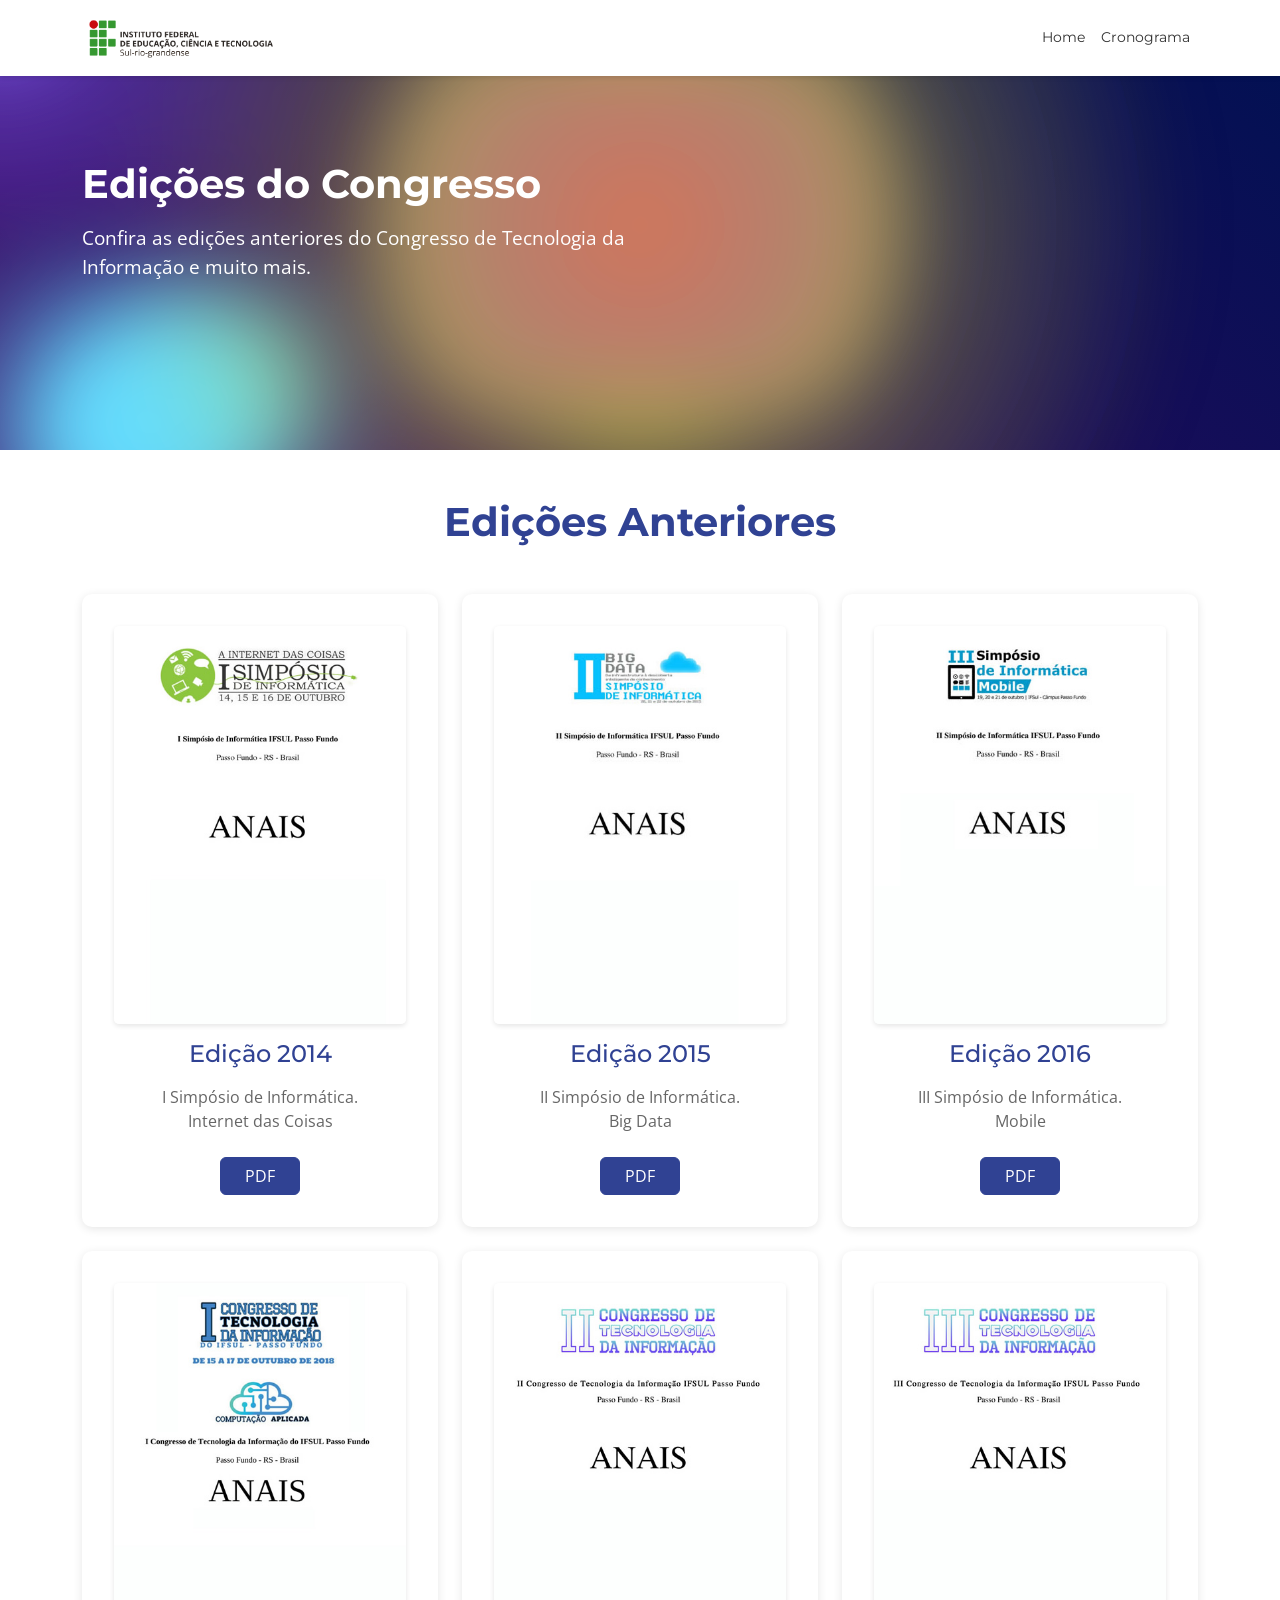
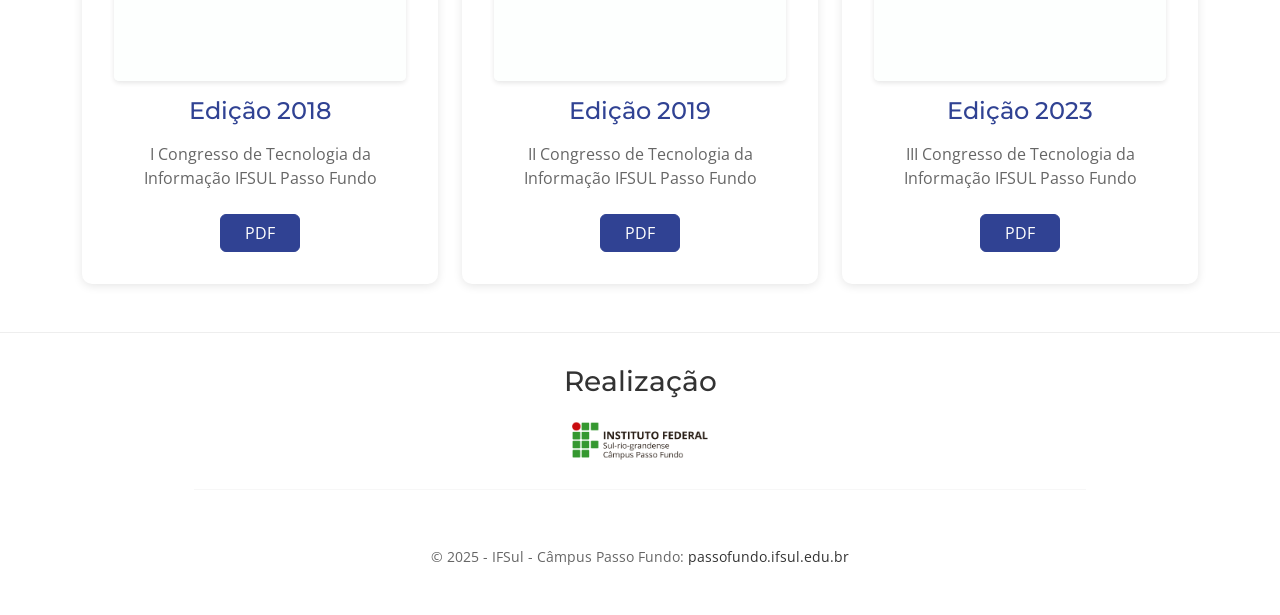
<file: src/edicoes/index.html>
<!DOCTYPE html>
<html lang="pt-br">

<head>
    <meta charset="UTF-8">
    <meta name="viewport" content="width=device-width, initial-scale=1.0">
    <link rel="icon" href="/assets/img/IV.ico">
    <title>IV Congresso de Tecnologia da Informação - IFSul</title>
    <link href="https://fonts.googleapis.com/css2?family=Montserrat:wght@400;700&family=Open+Sans&display=swap"
        rel="stylesheet">
    <link rel="stylesheet" href="https://cdn.jsdelivr.net/npm/bootstrap-icons@1.11.3/font/bootstrap-icons.min.css">
    <link href="https://cdn.jsdelivr.net/npm/bootstrap@5.3.2/dist/css/bootstrap.min.css" rel="stylesheet">
    <link rel="stylesheet" href="../../assets/css/common/header.css">
    <link rel="stylesheet" href="../../assets/css/editions/editions.css">
    <link rel="stylesheet" href="../../assets/css/common/footer.css">
</head>

<body>
    <div id="header-placeholder"></div>
    <script>
        fetch('../header/index.html')
            .then(response => response.text())
            .then(data => {
                document.getElementById('header-placeholder').innerHTML = data;
                ajustarNavbar();
            });

        function ajustarNavbar() {
            let path = window.location.pathname;
            let isHome = path.includes("/home/index.html") || path.endsWith("/home/");

            let navLinks = document.querySelector(".navbar-nav");

            if (!isHome) {
                let homeLink = navLinks.querySelector("a[href='#home']");
                if (homeLink) homeLink.setAttribute("href", "/src/home/index.html");

                let scheduleLink = navLinks.querySelector("a[href='#programacao']");
                if (scheduleLink) scheduleLink.setAttribute("href", "/src/programacao/index.html");

                let contatoLink = navLinks.querySelector("a[href='#contato']");
                if (contatoLink) contatoLink.closest("li").remove();

                let arenaLink = navLinks.querySelector("a[href='#arena']");
                if (arenaLink) arenaLink.setAttribute("href", "../arenagames/index.html");
            }
        }
    </script>
    <main>
        <section id="home" class="main gradient-bg">
            <svg xmlns="http://www.w3.org/2000/svg">
                <defs>
                    <filter id="goo">
                        <feGaussianBlur in="SourceGraphic" stdDeviation="10" result="blur" />
                        <feColorMatrix in="blur" mode="matrix" values="1 0 0 0 0  0 1 0 0 0  0 0 1 0 0  0 0 0 18 -8"
                            result="goo" />
                        <feBlend in="SourceGraphic" in2="goo" />
                    </filter>
                </defs>
            </svg>
            <div class="gradients-container">
                <div class="g1"></div>
                <div class="g2"></div>
                <div class="g3"></div>
                <div class="g4"></div>
                <div class="g5"></div>
                <div class="interactive"></div>
            </div>
            <div class="container">
                <div class="main-content">
                    <h1>Edições do Congresso</h1>
                    <p>Confira as edições anteriores do Congresso de Tecnologia da Informação e muito mais.
                    </p>
                </div>
            </div>
        </section>

        <section class="py-5">
            <div class="container">
                <h2 class="section-title text-center mb-5">Edições Anteriores</h2>

                <div class="row g-4">
                    <div class="col-md-4">
                        <div class="event-card text-center">
                            <img src="../../assets/img/2014.jpg" alt="I Simpósio de Informática" class="img-fluid mb-3">
                            <h3 class="event-title">Edição 2014</h3>
                            <p>I Simpósio de Informática.<br>Internet das Coisas</p>
                            <div class="mt-3">
                                <a href="https://congressoti.passofundo.ifsul.edu.br/flipbook/anais/2014/pdf/anais.pdf"
                                    class="btn btn-primary px-4" target="_blank" rel="noopener noreferrer">PDF</a>
                            </div>
                        </div>
                    </div>

                    <div class="col-md-4">
                        <div class="event-card text-center">
                            <img src="../../assets/img/2015.jpg" alt="II Simpósio de Informática"
                                class="img-fluid mb-3">
                            <h3 class="event-title">Edição 2015</h3>
                            <p>II Simpósio de Informática.<br>Big Data</p>
                            <div class="mt-3">
                                <a href="https://congressoti.passofundo.ifsul.edu.br/flipbook/anais/2015/pdf/anais.pdf"
                                    class="btn btn-primary px-4" target="_blank" rel="noopener noreferrer">PDF</a>
                            </div>
                        </div>
                    </div>

                    <div class="col-md-4">
                        <div class="event-card text-center">
                            <img src="../../assets/img/2016.jpg" alt="III Simpósio de Informática"
                                class="img-fluid mb-3">
                            <h3 class="event-title">Edição 2016</h3>
                            <p>III Simpósio de Informática.<br>Mobile</p>
                            <div class="mt-3">
                                <a href="https://congressoti.passofundo.ifsul.edu.br/flipbook/anais/2016/pdf/anais.pdf"
                                    class="btn btn-primary px-4" target="_blank" rel="noopener noreferrer">PDF</a>
                            </div>
                        </div>
                    </div>

                    <div class="col-md-4">
                        <div class="event-card text-center">
                            <img src="../../assets/img/2018.jpg" alt="I Congresso de Tecnologia da Informação"
                                class="img-fluid mb-3">
                            <h3 class="event-title">Edição 2018</h3>
                            <p>I Congresso de Tecnologia da Informação IFSUL Passo Fundo</p>
                            <div class="mt-3">
                                <a href="https://congressoti.passofundo.ifsul.edu.br/flipbook/anais/2018/pdf/anais.pdf"
                                    class="btn btn-primary px-4" target="_blank" rel="noopener noreferrer">PDF</a>
                            </div>
                        </div>
                    </div>

                    <div class="col-md-4">
                        <div class="event-card text-center">
                            <img src="../../assets/img/2019.jpg" alt="II Congresso de Tecnologia da Informação"
                                class="img-fluid mb-3">
                            <h3 class="event-title">Edição 2019</h3>
                            <p>II Congresso de Tecnologia da Informação IFSUL Passo Fundo</p>
                            <div class="mt-3">
                                <a href="https://congressoti.passofundo.ifsul.edu.br/flipbook/anais/2019/pdf/anais.pdf"
                                    class="btn btn-primary px-4" target="_blank" rel="noopener noreferrer">PDF</a>
                            </div>
                        </div>
                    </div>

                    <div class="col-md-4">
                        <div class="event-card text-center">
                            <img src="../../assets/img/2023.jpg" alt="III Congresso de Tecnologia da Informação"
                                class="img-fluid mb-3">
                            <h3 class="event-title">Edição 2023</h3>
                            <p>III Congresso de Tecnologia da Informação IFSUL Passo Fundo</p>
                            <div class="mt-3">
                                <a href="https://periodicos.ifsul.edu.br/index.php/ctipf/issue/view/119"
                                    class="btn btn-primary px-4" target="_blank" rel="noopener noreferrer">PDF</a>
                            </div>
                        </div>
                    </div>
                </div>
            </div>
        </section>

        <div id="footer-placeholder"></div>
        <script>
            fetch('../footer/index.html')
                .then(response => response.text())
                .then(data => {
                    document.getElementById('footer-placeholder').innerHTML = data;
                });
        </script>

    </main>
    <script src="../interactive-bubble.js"></script>
    <script src="https://cdn.jsdelivr.net/npm/@popperjs/core@2.11.8/dist/umd/popper.min.js"></script>
    <script src="https://cdn.jsdelivr.net/npm/bootstrap@5.3.2/dist/js/bootstrap.min.js"></script>
</body>

</html>
</file>
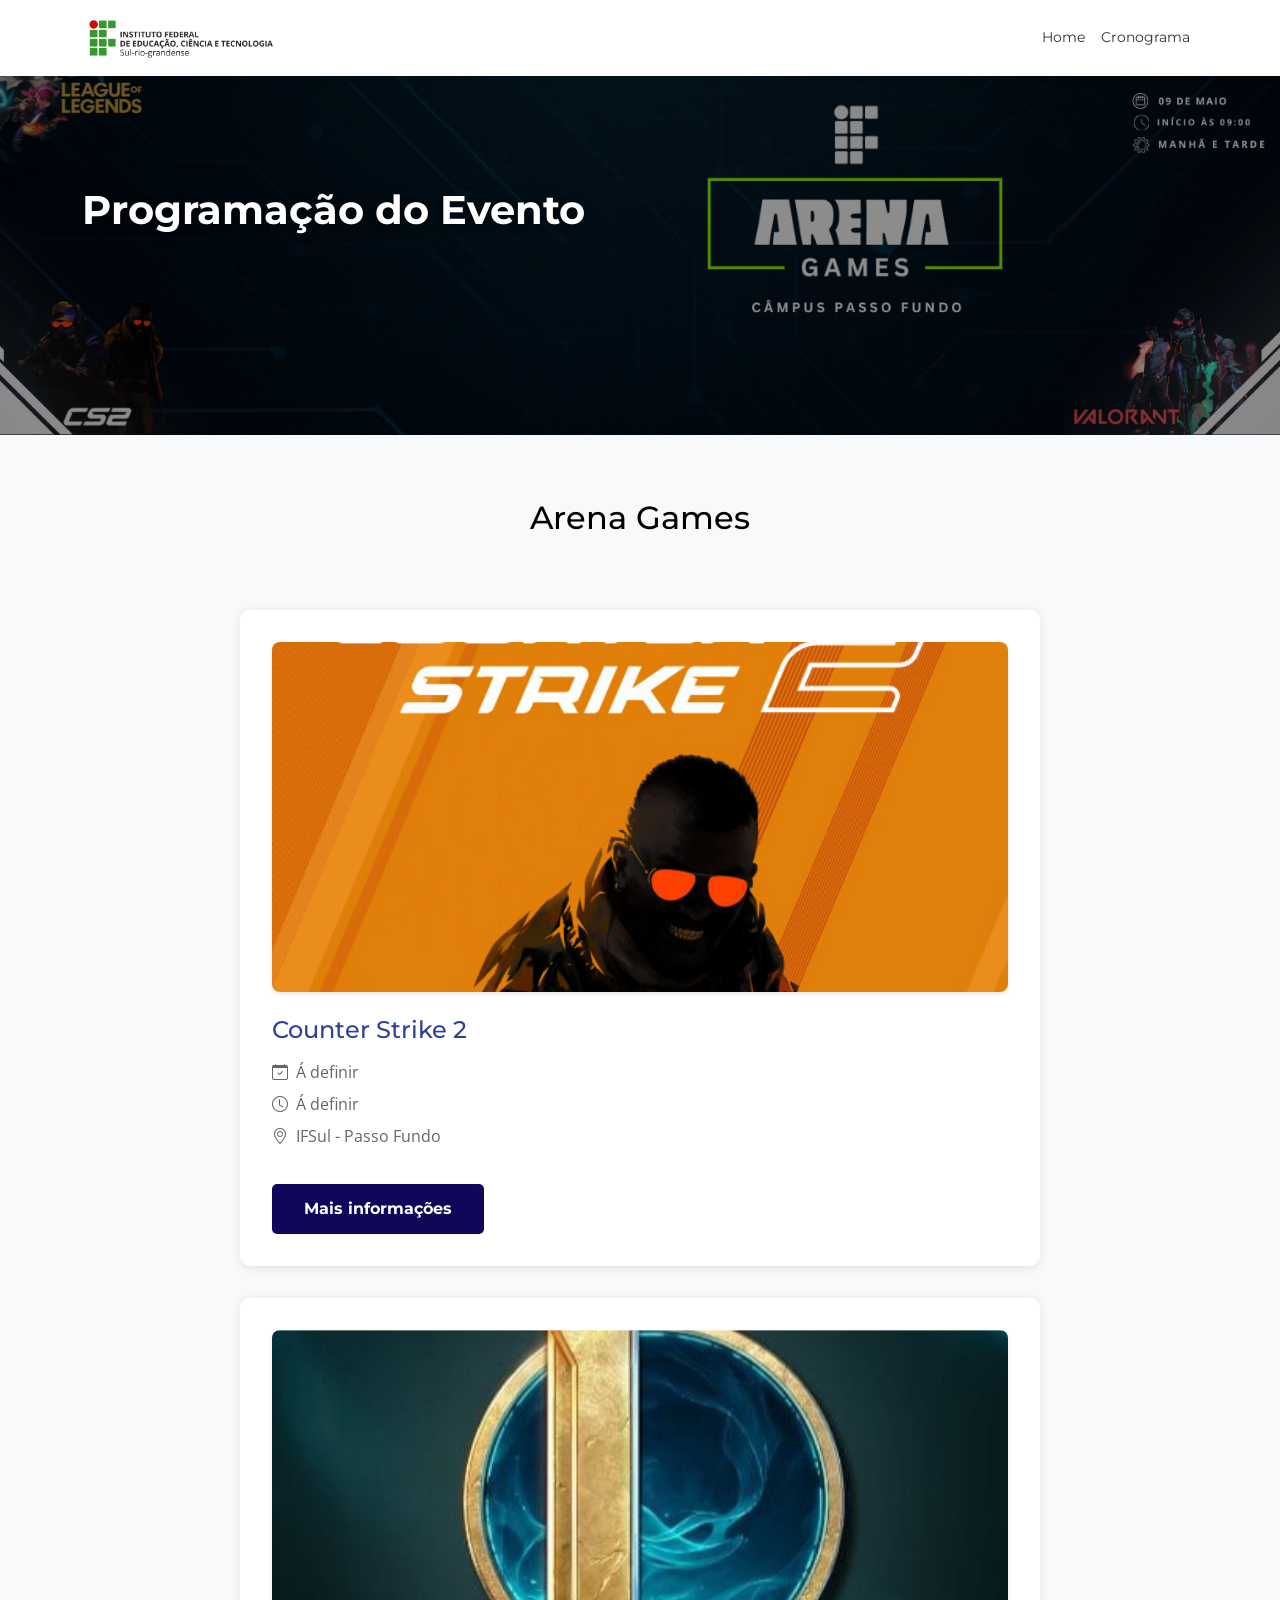
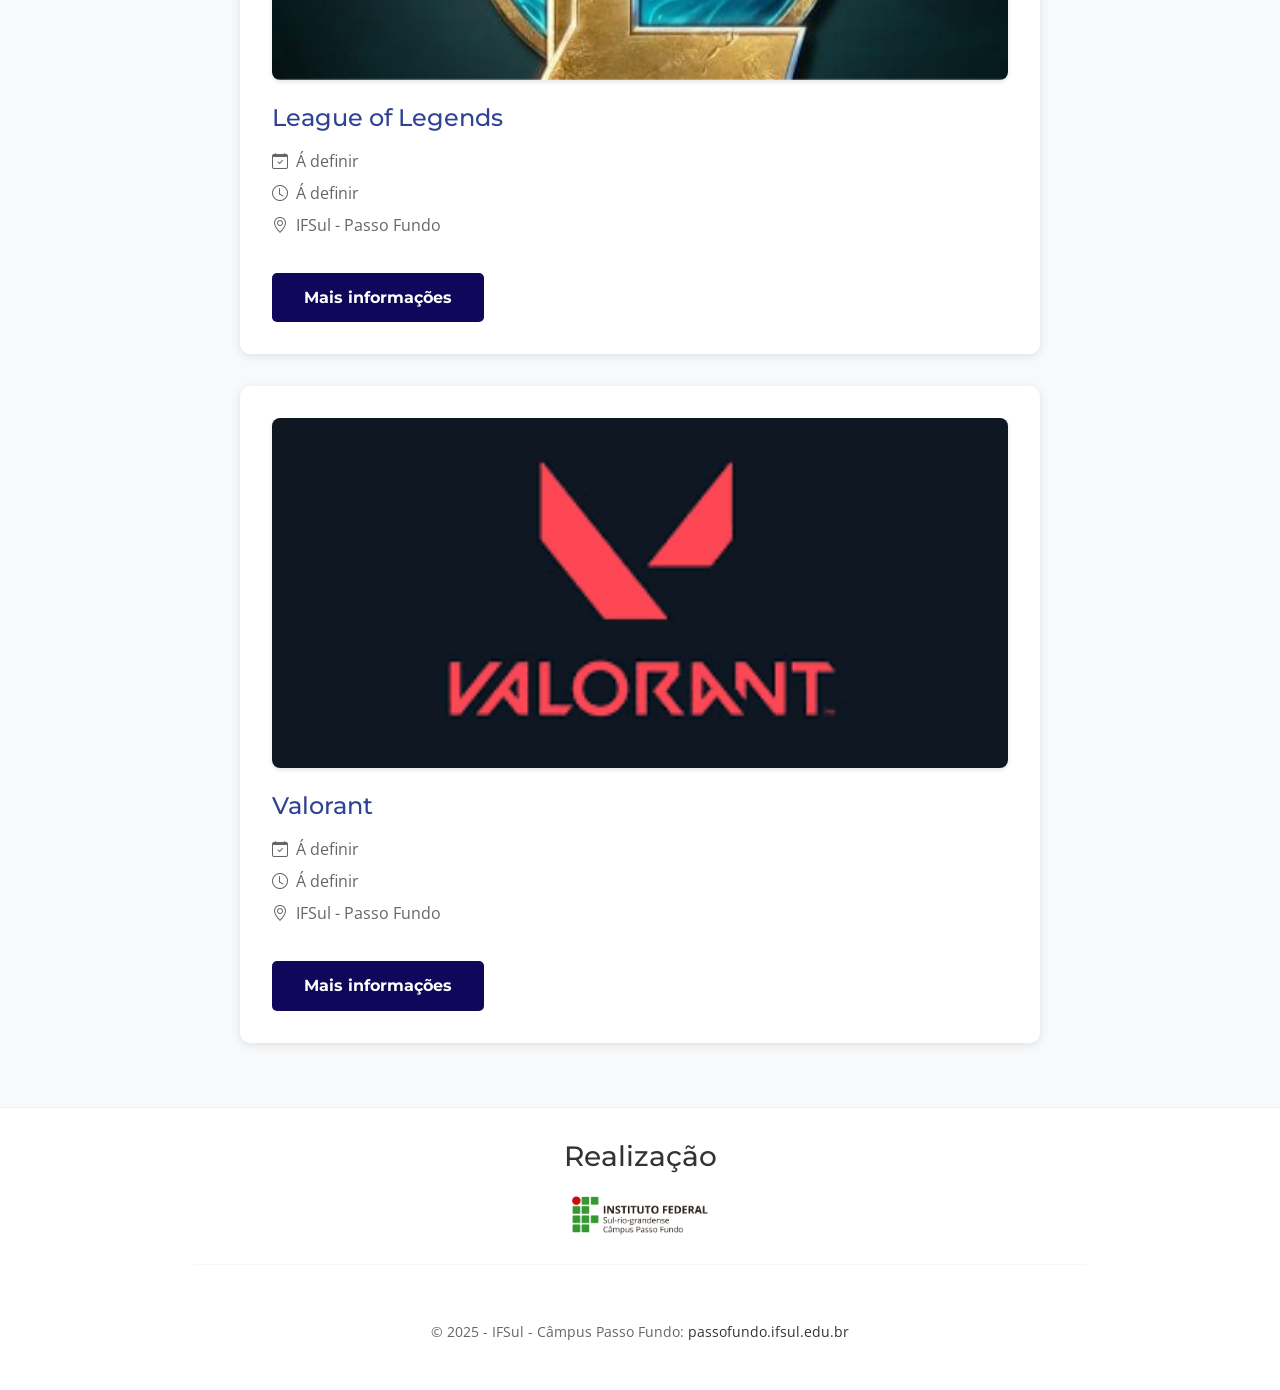
<file: src/programacao/index.html>
<!DOCTYPE html>
<html lang="pt-br">

<head>
    <meta charset="UTF-8">
    <meta name="viewport" content="width=device-width, initial-scale=1.0">
    <link rel="icon" href="/assets/img/IV.ico">
    <title>IV Congresso de Tecnologia da Informação - IFSul</title>
    <link href="https://fonts.googleapis.com/css2?family=Montserrat:wght@400;700&family=Open+Sans&display=swap"
        rel="stylesheet">
    <link rel="stylesheet" href="https://cdn.jsdelivr.net/npm/bootstrap-icons@1.11.3/font/bootstrap-icons.min.css">
    <link href="https://cdn.jsdelivr.net/npm/bootstrap@5.3.2/dist/css/bootstrap.min.css" rel="stylesheet">
    <link rel="stylesheet" href="../../assets/css/common/header.css">
    <link rel="stylesheet" href="../../assets/css/schedule/schedule.css">
    <link rel="stylesheet" href="../../assets/css/common/footer.css">
</head>

<body>
    <div id="header-placeholder"></div>
    <script>
        fetch('../header/index.html')
            .then(response => response.text())
            .then(data => {
                document.getElementById('header-placeholder').innerHTML = data;
                ajustarNavbar();
            });

        function ajustarNavbar() {
            let path = window.location.pathname;
            let isHome = path.includes("/home/index.html") || path.endsWith("/home/");

            let navLinks = document.querySelector(".navbar-nav");

            if (!isHome) {
                let homeLink = navLinks.querySelector("a[href='#home']");
                if (homeLink) homeLink.setAttribute("href", "/src/home/index.html");

                let scheduleLink = navLinks.querySelector("a[href='#programacao']");
                if (scheduleLink) scheduleLink.setAttribute("href", "/src/programacao/index.html");

                let contatoLink = navLinks.querySelector("a[href='#contato']");
                if (contatoLink) contatoLink.closest("li").remove();

                let arenaLink = navLinks.querySelector("a[href='#arena']");
                if (arenaLink) arenaLink.setAttribute("href", "../arenagames/index.html");
            }
        }
    </script>
    <main>
        <section id="home" class="main gradient-bg">
        <div class="background-overlay"></div>

        <div class="container">
            <div class="main-content">
            <h1>Programação do Evento</h1>
            </div>
        </div>
        </section>
        <section class="schedule-section">
            <div class="container">
                <div class="schedule-wrapper">
                    <div class="month-selector">
                        <h2 class="month-title">Arena Games</h2>
                        <div class="days-list" style="display: none;">
                            <button class="day-button ">11</button>
                        </div>
                    </div>

                </div>
                <div class="events-list"></div>
        </section>

        <div id="footer-placeholder"></div>
        <script>
            fetch('../footer/index.html')
                .then(response => response.text())
                .then(data => {
                    document.getElementById('footer-placeholder').innerHTML = data;
                });
        </script>
<div id="modal-container"></div>
    </main>
    <script src="../interactive-bubble.js"></script>
    <script src="https://cdn.jsdelivr.net/npm/@popperjs/core@2.11.8/dist/umd/popper.min.js"></script>
    <script src="https://cdn.jsdelivr.net/npm/bootstrap@5.3.2/dist/js/bootstrap.min.js"></script>
    <script src="../schedule.js"></script>
</body>

</html>
</file>
<file: assets/css/common/header.css>
.navbar {
  padding: 0.5rem 0;
  box-shadow: 0 2px 4px rgba(0, 0, 0, 0.1);
}

.logo {
  height: 50px;
  width: auto;
}

.nav-link {
  color: #333;
  font-family: 'Montserrat', sans-serif;
  font-size: 0.9rem;
  transition: color 0.3s ease;
}

.nav-link:hover {
  color: #0f085a;
}

.dropdown-menu {
  border: none;
  font-family: 'Montserrat', sans-serif;
  font-size: 0.9rem;
  box-shadow: 0 2px 4px rgba(0, 0, 0, 0.1);
}

.navbar-toggler {
  border: none;
  padding: 0.25rem;
}

.navbar-toggler i {
  font-size: 2rem;
  color: #333;
}

@media (max-width: 768px) {
  .dropdown-menu {
    border: none;
    box-shadow: none;
    padding-left: 1rem;
  }
}
</file>
<file: assets/css/editions/editions.css>
* {
    margin: 0;
    padding: 0;
    box-sizing: border-box;
}

body {
    min-height: 100vh;
    font-family: 'Open Sans', sans-serif;
}

html {
    scroll-behavior: smooth;
}

.section-title {
    font-family: 'Montserrat', sans-serif;
    font-weight: 700;
    font-size: 2.5rem;
    margin-bottom: 1.5rem;
    color: #304293;
}

.event-card {
    background: white;
    border-radius: 10px;
    padding: 2rem;
    box-shadow: 0 2px 10px rgba(0, 0, 0, 0.1);
    transition: transform 0.3s ease;
    height: 100%;
}

.event-card:hover {
    transform: translateY(-5px);
}

.event-title {
    font-family: 'Montserrat', sans-serif;
    font-size: 1.5rem;
    color: #304293;
    margin-bottom: 1rem;
}

.event-card img {
    max-width: 100%;
    border-radius: 5px;
    box-shadow: 0 2px 5px rgba(0, 0, 0, 0.1);
}

.event-card p {
    color: #666;
    margin-bottom: 1.5rem;
}

.event-card .btn-primary {
    background-color: #304293;
    border-color: #304293;
    transition: all 0.3s ease;
}

.event-card .btn-primary:hover {
    background-color: #253470;
    border-color: #253470;
}

.main {
    min-height: 50vh;
    width: 100%;
    position: relative;
    display: flex;
    align-items: center;
}

.main-content {
    position: relative;
    z-index: 1;
    color: white;
    padding: 2rem 0;
    width: 50%;
}

.main-content h1 {
    font-family: 'Montserrat', sans-serif;
    font-weight: 700;
    font-size: 2.5rem;
    margin-bottom: 1rem;
}

.main-content p {
    font-size: 1.2rem;
    margin-bottom: 0.5rem;
}

:root {
    --color-bg1: rgb(60, 7, 101);
    --color-bg2: rgb(0, 17, 82);
    --color1: 18, 113, 255;
    --color2: 221, 74, 255;
    --color3: 100, 220, 255;
    --color4: 200, 50, 50;
    --color5: 180, 180, 50;
    --color-interactive: 140, 100, 255;
    --circle-size: 80%;
    --blending: hard-light;
}

.gradient-bg {
    width: 100%;
    height: 100%;
    position: relative;
    overflow: hidden;
    background: linear-gradient(40deg, var(--color-bg1), var(--color-bg2));
}

.gradient-bg svg {
    position: absolute;
    top: 0;
    left: 0;
    width: 0;
    height: 0;
}

.gradient-bg .gradients-container {
    filter: url(#goo) blur(40px);
    width: 100%;
    height: 100%;
    position: absolute;
    top: 0;
    left: 0;

}


.gradient-bg .g1,
.gradient-bg .g2,
.gradient-bg .g3,
.gradient-bg .g4,
.gradient-bg .g5 {
    position: absolute;
    background-repeat: no-repeat;
    mix-blend-mode: var(--blending);
}

.gradient-bg .g1 {
    background: radial-gradient(circle at center, rgba(var(--color1), 0.8) 0, rgba(var(--color1), 0) 50%);
    width: var(--circle-size);
    height: var(--circle-size);
    top: calc(50% - var(--circle-size) / 2);
    left: calc(50% - var(--circle-size) / 2);
    transform-origin: center center;
    animation: moveVertical 30s ease infinite;
    opacity: 1;
}

.gradient-bg .g2 {
    background: radial-gradient(circle at center, rgba(var(--color2), 0.8) 0, rgba(var(--color2), 0) 50%);
    width: var(--circle-size);
    height: var(--circle-size);
    top: calc(50% - var(--circle-size) / 2);
    left: calc(50% - var(--circle-size) / 2);
    transform-origin: calc(50% - 400px);
    animation: moveInCircle 20s reverse infinite;
    opacity: 1;
}

.gradient-bg .g3 {
    background: radial-gradient(circle at center, rgba(var(--color3), 0.8) 0, rgba(var(--color3), 0) 50%);
    width: var(--circle-size);
    height: var(--circle-size);
    top: calc(50% - var(--circle-size) / 2 + 200px);
    left: calc(50% - var(--circle-size) / 2 - 500px);
    transform-origin: calc(50% + 400px);
    animation: moveInCircle 40s linear infinite;
    opacity: 1;
}

.gradient-bg .g4 {
    background: radial-gradient(circle at center, rgba(var(--color4), 0.8) 0, rgba(var(--color4), 0) 50%);
    width: var(--circle-size);
    height: var(--circle-size);
    top: calc(50% - var(--circle-size) / 2);
    left: calc(50% - var(--circle-size) / 2);
    transform-origin: calc(50% - 200px);
    animation: moveHorizontal 40s ease infinite;
    opacity: 0.7;
}

.gradient-bg .g5 {
    background: radial-gradient(circle at center, rgba(var(--color5), 0.8) 0, rgba(var(--color5), 0) 50%);
    width: calc(var(--circle-size) * 2);
    height: calc(var(--circle-size) * 2);
    top: calc(50% - var(--circle-size));
    left: calc(50% - var(--circle-size));
    transform-origin: calc(50% - 800px) calc(50% + 200px);
    animation: moveInCircle 20s ease infinite;
    opacity: 1;
}

.gradient-bg .interactive {
    position: absolute;
    background: radial-gradient(circle at center, rgba(var(--color-interactive), 0.8) 0, rgba(var(--color-interactive), 0) 50%);
    mix-blend-mode: var(--blending);
    width: 100%;
    height: 100%;
    top: -50%;
    left: -50%;
    opacity: 0.7;
}

@keyframes moveInCircle {
    0% {
        transform: rotate(0deg);
    }

    50% {
        transform: rotate(180deg);
    }

    100% {
        transform: rotate(360deg);
    }
}

@keyframes moveVertical {
    0% {
        transform: translateY(-50%);
    }

    50% {
        transform: translateY(50%);
    }

    100% {
        transform: translateY(-50%);
    }
}

@keyframes moveHorizontal {
    0% {
        transform: translateX(-50%) translateY(-10%);
    }

    50% {
        transform: translateX(50%) translateY(10%);
    }

    100% {
        transform: translateX(-50%) translateY(-10%);
    }
}

@media (max-width: 768px) {
    .main-content {
        width: 100%;
    }

    .main-content h1 {
        font-size: 2rem;
    }

    .main-content p {
        font-size: 1rem;
    }

    .section-title {
        font-size: 2rem;
    }

}
</file>
<file: assets/css/common/footer.css>
.footer {
  background-color: white;
  padding: 2rem 0;
  border-top: 1px solid #eee;
}

.footer-content {
  display: flex;
  flex-direction: column;
  align-items: center;
  gap: 2rem;
}

.footer-brand {
  display: flex;
  align-items: center;
}

.footer-logo {
  height: 60px;
  width: auto;
}

.footer-social {
  display: flex;
      justify-content: left;
      gap: 3.5rem;
      margin-bottom: 0.5rem;
      padding-top: 10px;
}

.footer-social .social-icon {
  color:#0f085a;
  font-size: 1.5rem;
  transition: color 0.3s ease;
}

.footer-social .social-icon:hover {
  color: rgb(20, 90, 180);
}

.footer-menu {
  display: flex;
  list-style: none;
  gap: 2rem;
  margin: 0;
  padding: 0;
}

.footer-menu a {
  text-decoration: none;
  color: #333;
  font-family: 'Montserrat', sans-serif;
  font-size: 0.9rem;
  transition: color 0.3s ease;
}

.footer-menu a:hover {
  color: #0f085a;
}

.footer-copyright {
  color: #666;
  font-size: 0.9rem;
  text-align: center;
}

.footer-copyright a {
  color: #333;
  text-decoration: none;
  transition: color 0.3s ease;
}

.footer-copyright a:hover {
  color: #0f085a;
}

.footer-support {
  display: flex;
  flex-direction: column;
  align-items: center;
  margin-bottom: 2rem;
}

.footer-realization, 
.footer-support-section {
  display: flex;
  flex-direction: column;
  align-items: center;
  text-align: center;
}

.footer-support h3 {
  margin-bottom: 1rem;
  color: #333;
  font-family: 'Montserrat', sans-serif;
}

.support-logos {
  display: flex;
  flex-wrap: wrap;
  gap: 2rem;
  justify-content: center;
  align-items: center;
}

.support-logos img {
  max-height: 80px;
  max-width: 150px;
  object-fit: contain;
  transition: transform 0.3s ease;
}

.support-logos img:hover {
  transform: scale(1.05);
}

.footer-divider {
  width: 80%;
  margin: 1.5rem 0;
  border: none;
  border-top: 1px solid #ddd;
}

@media (max-width: 768px) {
  .footer-menu {
    flex-direction: column;
    align-items: center;
    gap: 1rem;
  }
  
  .footer-content {
    gap: 1rem; 
  }
.support-logos{
  width: 100%;

  flex-wrap: wrap;
 
  }
}
</file>
<file: assets/css/schedule/schedule.css>
* {
    margin: 0;
    padding: 0;
    box-sizing: border-box;
}

body {
    margin: 0;
    min-height: 100vh;
    font-family: 'Open Sans', sans-serif;
}

html {
    scroll-behavior: smooth;
}

.section-subtitle {
    color: #304293;
    font-family: 'Montserrat', sans-serif;
    font-size: 1rem;
    margin-bottom: 1rem;
    display: block;
}

.section-title {
    font-family: 'Montserrat', sans-serif;
    font-weight: 700;
    font-size: 2.5rem;
    margin-bottom: 1.5rem;
    color: #304293;
}

.btn-primary,
.btn-secondary,
.btn-outline-primary {
    display: inline-block;
    padding: 0.8rem 2rem;
    background-color: #0f085a;
    color: white;
    text-decoration: none;
    border-radius: 5px;
    font-family: 'Montserrat', sans-serif;
    font-weight: 700;
    transition: background-color 0.3s ease;
    margin-top: 1rem;
    border: none;
}

.btn-primary:hover,
.btn-secondary:hover,
.btn-outline-primary:hover {
    background-color: #2f287c;
    color: white;
}

/* .main {
    min-height: 50vh;
    width: 100%;
    background-position: center;
    background-repeat: no-repeat;
    background-size: cover;
    display: flex;
    align-items: center;
    position: relative;
} */

.main::before {
    content: '';
    position: absolute;
    top: 0;
    left: 0;
    right: 0;
    bottom: 0;
    background: rgba(0, 0, 0, 0.5);
}

.main-content {
    position: relative;
    z-index: 1;
    color: white;
    padding: 2rem 0;
    width: 50%;
}

.main-content h1 {
    font-family: 'Montserrat', sans-serif;
    font-weight: 700;
    font-size: 2.5rem;
    margin-bottom: 1rem;
}

.main-content p {
    font-size: 1.2rem;
    margin-bottom: 0.5rem;
}

.schedule-section {
    padding: 4rem 0;
    background-color: #f8f9fa;
}

.month-selector {
    text-align: center;
    margin-bottom: 3rem;
}

.month-title {
    font-family: 'Montserrat', sans-serif;
    font-size: 2rem;
    color: #000000;
    margin-bottom: 1.5rem;
}

.days-list {
    display: flex;
    justify-content: center;
    gap: 1rem;
    margin-bottom: 2rem;
}

.day-button {
    width: 50px;
    height: 50px;
    border-radius: 50%;
    border: 2px solid #304293;
    background: none;
    color: #304293;
    font-family: 'Montserrat', sans-serif;
    font-weight: 700;
    cursor: pointer;
    transition: all 0.3s ease;
}

.day-button.active,
.day-button:hover {
    background-color: #304293;
    color: white;
}

.events-list {
    display: flex;
    flex-direction: column;
    gap: 2rem;
    max-width: 800px;
    margin: 0 auto;
}

.event-card {
    background: white;
    border-radius: 10px;
    padding: 2rem;
    box-shadow: 0 2px 10px rgba(0, 0, 0, 0.1);
    transition: transform 0.3s ease;
}

.event-title {
    font-family: 'Montserrat', sans-serif;
    font-size: 1.5rem;
    color: #304293;
    margin-bottom: 1rem;
}

.event-time,
.event-location,
.event-date {
    display: flex;
    align-items: center;
    gap: 0.5rem;
    color: #666;
    margin-bottom: 0.5rem;
}

.speakers-container {
    display: flex;
    flex-direction: column;
    gap: 1rem;
    margin: 1.5rem 0;
}

.speaker {
    display: flex;
    align-items: center;
    gap: 1rem;
    padding: 0.5rem;
    border-radius: 8px;
    transition: background-color 0.3s ease;
}

.speaker:hover {
    background-color: #f8f9fa;
}

.speaker-image {
    width: 60px;
    height: 60px;
    border-radius: 50%;
    object-fit: cover;
    border: 2px solid #304293;
}

.speaker-info {
    flex: 1;
}

.speaker-info p {
    color: #666;
    margin: 0;
    font-size: 0.9rem;
}

.speaker-info h4 {
    font-family: 'Montserrat', sans-serif;
    color: #304293;
    margin: 0;
    font-size: 1rem;
}

.btn-primary {
    margin-top: 1rem;
    display: inline-block;
}

:root {
    --color-bg1: rgb(60, 7, 101);
    --color-bg2: rgb(0, 17, 82);
    --color1: 18, 113, 255;
    --color2: 221, 74, 255;
    --color3: 100, 220, 255;
    --color4: 200, 50, 50;
    --color5: 180, 180, 50;
    --color-interactive: 140, 100, 255;
    --circle-size: 80%;
    --blending: hard-light;
}

.gradient-bg {
    width: 100%;
    height: 100%;
    position: relative;
    overflow: hidden;
    background: linear-gradient(40deg, var(--color-bg1), var(--color-bg2));
}

.gradient-bg svg {
    position: absolute;
    top: 0;
    left: 0;
    width: 0;
    height: 0;
}

.gradient-bg .gradients-container {
    filter: url(#goo) blur(40px);
    width: 100%;
    height: 100%;
    position: absolute;
    top: 0;
    left: 0;
}

.gradient-bg .g1,
.gradient-bg .g2,
.gradient-bg .g3,
.gradient-bg .g4,
.gradient-bg .g5 {
    position: absolute;
    background-repeat: no-repeat;
    mix-blend-mode: var(--blending);
}

.gradient-bg .g1 {
    background: radial-gradient(circle at center, rgba(var(--color1), 0.8) 0, rgba(var(--color1), 0) 50%);
    width: var(--circle-size);
    height: var(--circle-size);
    top: calc(50% - var(--circle-size) / 2);
    left: calc(50% - var(--circle-size) / 2);
    transform-origin: center center;
    animation: moveVertical 30s ease infinite;
    opacity: 1;
}

.gradient-bg .g2 {
    background: radial-gradient(circle at center, rgba(var(--color2), 0.8) 0, rgba(var(--color2), 0) 50%);
    width: var(--circle-size);
    height: var(--circle-size);
    top: calc(50% - var(--circle-size) / 2);
    left: calc(50% - var(--circle-size) / 2);
    transform-origin: calc(50% - 400px);
    animation: moveInCircle 20s reverse infinite;
    opacity: 1;
}

.gradient-bg .g3 {
    background: radial-gradient(circle at center, rgba(var(--color3), 0.8) 0, rgba(var(--color3), 0) 50%);
    width: var(--circle-size);
    height: var(--circle-size);
    top: calc(50% - var(--circle-size) / 2 + 200px);
    left: calc(50% - var(--circle-size) / 2 - 500px);
    transform-origin: calc(50% + 400px);
    animation: moveInCircle 40s linear infinite;
    opacity: 1;
}

.gradient-bg .g4 {
    background: radial-gradient(circle at center, rgba(var(--color4), 0.8) 0, rgba(var(--color4), 0) 50%);
    width: var(--circle-size);
    height: var(--circle-size);
    top: calc(50% - var(--circle-size) / 2);
    left: calc(50% - var(--circle-size) / 2);
    transform-origin: calc(50% - 200px);
    animation: moveHorizontal 40s ease infinite;
    opacity: 0.7;
}

.gradient-bg .g5 {
    background: radial-gradient(circle at center, rgba(var(--color5), 0.8) 0, rgba(var(--color5), 0) 50%);
    width: calc(var(--circle-size) * 2);
    height: calc(var(--circle-size) * 2);
    top: calc(50% - var(--circle-size));
    left: calc(50% - var(--circle-size));
    transform-origin: calc(50% - 800px) calc(50% + 200px);
    animation: moveInCircle 20s ease infinite;
    opacity: 1;
}

.gradient-bg .interactive {
    position: absolute;
    background: radial-gradient(circle at center, rgba(var(--color-interactive), 0.8) 0, rgba(var(--color-interactive), 0) 50%);
    mix-blend-mode: var(--blending);
    width: 100%;
    height: 100%;
    top: -50%;
    left: -50%;
    opacity: 0.7;
}

a.name {
    color: rgba(13, 110, 253, 1);
    text-decoration: none;
    font-weight: bold;
    transition-delay: 0, 8s;
}

a.name:hover {
    color: rgb(13, 78, 175);
}


@keyframes moveInCircle {
    0% {
        transform: rotate(0deg);
    }

    50% {
        transform: rotate(180deg);
    }

    100% {
        transform: rotate(360deg);
    }
}

@keyframes moveVertical {
    0% {
        transform: translateY(-50%);
    }

    50% {
        transform: translateY(50%);
    }

    100% {
        transform: translateY(-50%);
    }
}

@keyframes moveHorizontal {
    0% {
        transform: translateX(-50%) translateY(-10%);
    }

    50% {
        transform: translateX(50%) translateY(10%);
    }

    100% {
        transform: translateX(-50%) translateY(-10%);
    }
}

@media (max-width: 768px) {

    .main-content {
        width: 100%;
    }

    .main-content h1 {
        font-size: 2rem;
    }

    .main-content p {
        font-size: 1rem;
    }

    .btn-primary {
        padding: 0.6rem 1.5rem;
    }

    .section-title {
        font-size: 2rem;
    }

    .features-center {
        order: -1;
        margin-bottom: 2rem;
    }

    .events-list {
        padding: 0 1rem;
    }

    .event-card {
        padding: 1.5rem;
    }

    #home.main.gradient-bg {
        min-height: 320px !important;
        background-position: center top !important;
    }
}

.schedule-wrapper {
    display: flex;
    align-items: bttom;
    justify-content: center;
    gap: 5vh;
}

.event-gallery {
    margin-bottom: 1.5rem;
    border-radius: 8px;
    overflow: hidden;
    box-shadow: 0 2px 4px rgba(0, 0, 0, 0.1);
}

.event-gallery .carousel {
    width: 100%;
    height: 350px;
}

.event-gallery .carousel-item {

    height: 350px;
}

.event-gallery .carousel-item img {
    width: 100%;
    height: 100%;
    object-fit: cover;
}

.event-gallery .carousel-control-prev,
.event-gallery .carousel-control-next {
    width: 10%;
    opacity: 0.8;
}

.event-gallery .carousel-control-prev:hover,
.event-gallery .carousel-control-next:hover {
    opacity: 1;
}

.event-card .event-actions,
.event-card .event-more {
  display: inline-flex;          /* ficam na mesma linha */
  gap: 10px;
  flex-wrap: wrap;               /* quebra se faltar espaço */
  align-items: center;
  margin-top: 12px;
}

/* ===== HERO: imagem de fundo na seção #home (sem quebrar outras imagens) ===== */
#home.main.gradient-bg {
  position: relative;
  isolation: isolate;
  color: #fff;
  width: 100vw;
  margin-left: calc(50% - 50vw);
  margin-right: calc(50% - 50vw);
  min-height: clamp(360px, 34vw, 620px);
  display: flex;
  align-items: center;

  /* use APENAS UM dos dois URLs abaixo: */

  /* 1) Caminho ABSOLUTO (recomendado se /assets é na raiz do site) */
  background-image: url("../../img/background_20261_side_logo_dark.png") !important;

  /* 2) Caminho RELATIVO ao arquivo CSS (se preferir relativo, comente o de cima)
     este CSS está junto do restante; ajuste conforme a sua árvore de pastas.
     Exemplo comum: assets/css/schedule/ -> assets/img/
     background-image: url("../../img/home_bg.png") !important; */

  background-size: cover !important;
  background-position: center top !important;
  background-repeat: no-repeat !important;
}

/* Evita overlay duplo se existir .main::before global */
#home.main::before { content: none !important; }

/* Overlay via DIV para garantir contraste do texto */
#home .background-overlay {
  position: absolute;
  inset: 0;
  background: rgba(0,0,0,0.45); /* ajuste 0.35–0.60 conforme a foto */
  z-index: 0;
}

/* Conteúdo acima do overlay */
#home .container,
#home .main-content {
  position: relative;
  z-index: 1;
}

/* Legibilidade do título/texto */
#home .main-content h1 { text-shadow: 0 2px 8px rgba(0,0,0,0.5); }
#home .main-content p  { max-width: 72ch; text-wrap: pretty; }
</file>
